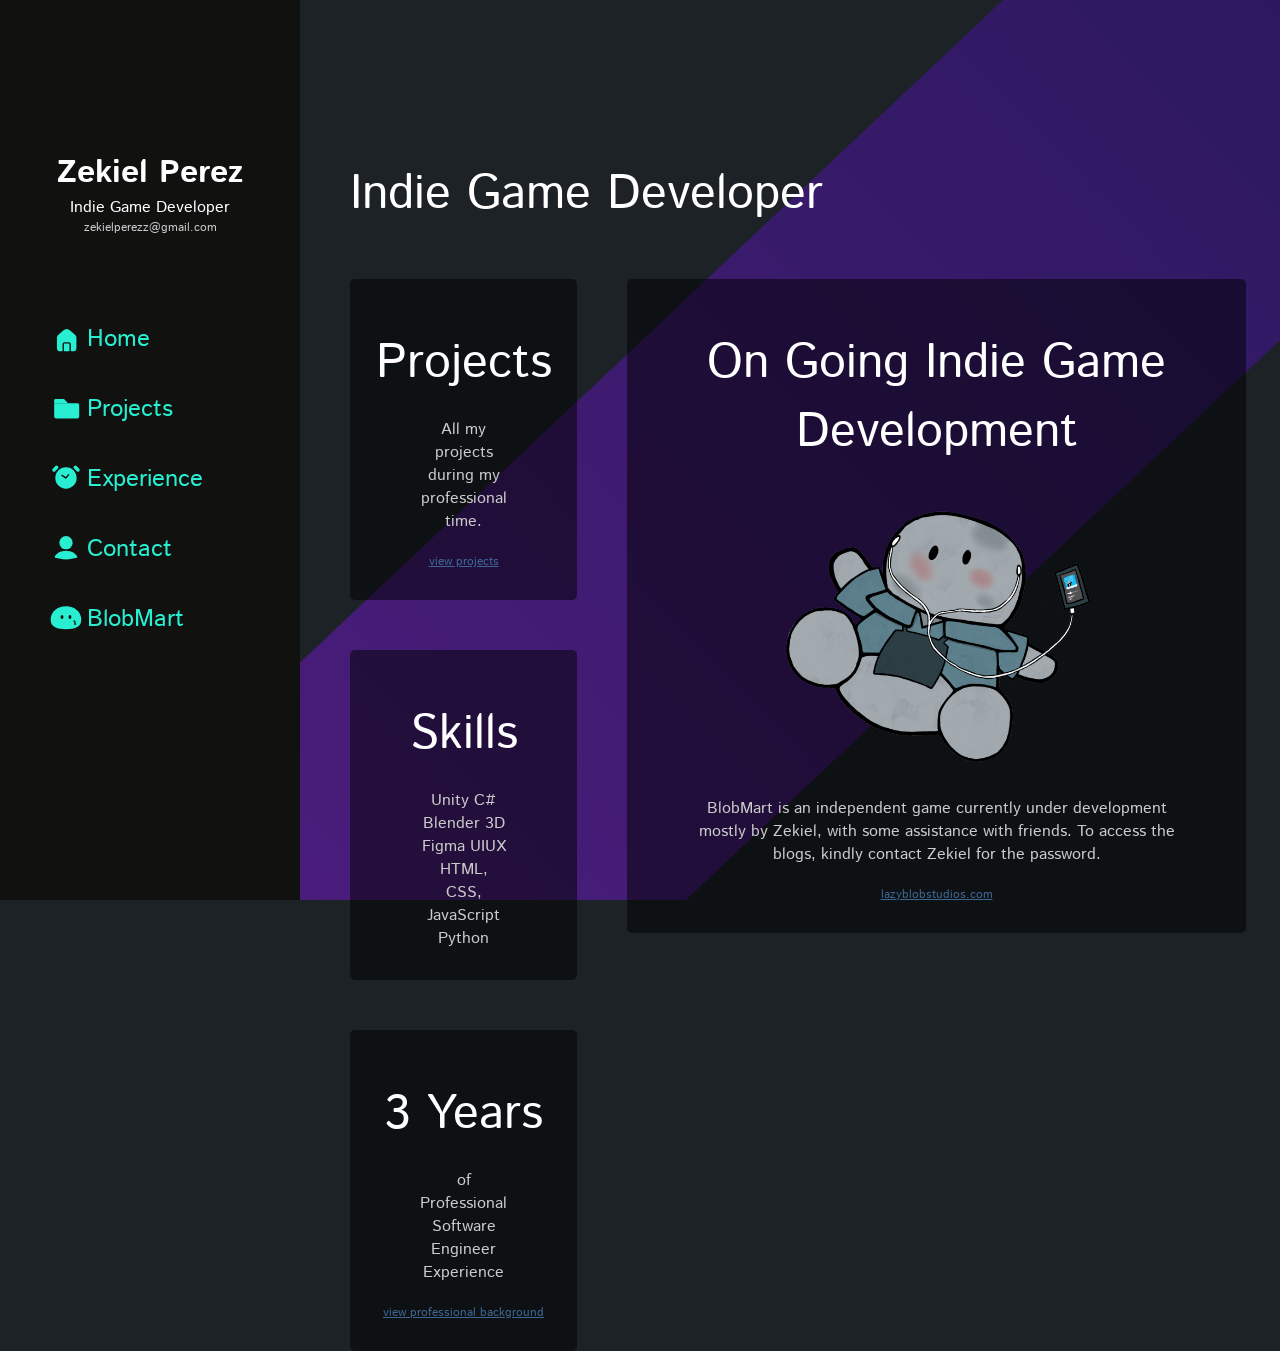
<file: index.html>
<!DOCTYPE html>
<html lang="en">
  <head>
    <meta charset="UTF-8">
    <meta name="viewport" content="width=device-width, initial-scale=1.0">
    <meta http-equiv="X-UA-Compatible" content="ie=edge">
    <title>Zekiel's E-Portfolio</title>
    <link href="https://fonts.googleapis.com/css2?family=Istok+Web:wght@400;700&display=swap" rel="stylesheet">
    <link rel="stylesheet" href="style.css">
  </head>
  <body>
    <div class = "sidebar">
      <p class = "sidebarName">Zekiel Perez</p>
      <p class = "sidebarSubtitle">Indie Game Developer</p>
      <p class = "sidebarNote">zekielperezz@gmail.com</p>

      <div class = "sidebarNavContainer">

        <div class = "sideBarNavButton">
          <div class = "sidebarIcon">
            <svg viewBox="0 0 46 46" xmlns="http://www.w3.org/2000/svg">
              <path d="M24 9.90234C26.2195 9.90234 28.083 11.4992 31.8096 14.6934L33.8096 16.4082C35.8711 18.1752 
              36.9022 19.0586 37.4512 20.252C38.0001 21.4454 38 22.804 38 25.5195V34C38 37.7712 37.9997 39.6566 36.8281 
              40.8281C35.803 41.8532 34.2314 41.982 31.3281 41.998L30 42V32C30 30.3431 28.6569 29 27 29H21C19.3431 29 18 
              30.3431 18 32V42L16.6719 41.998C13.7686 41.982 12.197 41.8532 11.1719 40.8281C10.0003 39.6566 10 37.7712 10 
              34V25.5195C10 22.804 9.99991 21.4454 10.5488 20.252C11.0978 19.0586 12.1289 18.1752 14.1904 16.4082L16.1904 
              14.6934C19.917 11.4992 21.7805 9.90234 24 9.90234ZM27 31C27.5523 31 28 31.4477 28 32V42H20V32C20 31.4477 
              20.4477 31 21 31H27Z" fill="currentColor"/>
            </svg>
          </div>
          <span>Home</span>
        </div>

        <div class = "sideBarNavButton">
          <div class = "sidebarIcon">
            <svg viewBox="0 0 46 46" xmlns="http://www.w3.org/2000/svg">
              <path d="M6 16H37.2C38.8802 16 39.7202 16 40.362 16.327C40.9265 16.6146 41.3854 17.0735 41.673 
              17.638C42 18.2798 42 19.1198 42 20.8V33.2C42 34.8802 42 35.7202 41.673 36.362C41.3854 36.9265 
              40.9265 37.3854 40.362 37.673C39.7202 38 38.8802 38 37.2 38H10.8C9.11984 38 8.27976 38 7.63803 
              37.673C7.07354 37.3854 6.6146 36.9265 6.32698 36.362C6 35.7202 6 34.8802 6 33.2V16Z" fill="currentColor"/>
              <path d="M6 14C6 12.1144 6 11.1716 6.58579 10.5858C7.17157 10 8.11438 10 10 10H18.3431C19.1606 10 
              19.5694 10 19.9369 10.1522C20.3045 10.3045 20.5935 10.5935 21.1716 11.1716L26 16H6V14Z" fill="currentColor"/>
            </svg>
          </div>
          <span>Projects</span>
        </div>

        <div class = "sideBarNavButton">
          <div class = "sidebarIcon">
            <svg viewBox="0 0 46 46" xmlns="http://www.w3.org/2000/svg">
              <path d="M9.58333 7.66675L5.75 11.5001" stroke="currentColor" stroke-width="5" stroke-linecap="round"/>
              <path d="M36.4167 7.66675L40.25 11.5001" stroke="currentColor" stroke-width="5" stroke-linecap="round"/>
              <path d="M23 7.66699C31.4684 7.66699 38.333 14.5316 38.333 23C38.333 31.4684 31.4684 38.333 23 
              38.333C14.5316 38.333 7.66699 31.4684 7.66699 23C7.66699 14.5316 14.5316 7.66699 23 7.66699ZM27.458 
              17.4268C27.0269 17.0822 26.3977 17.1523 26.0527 17.583L22.792 21.6582L17.8047 18.334C17.3453 18.028 
              16.7244 18.1523 16.418 18.6113C16.1117 19.0708 16.236 19.6916 16.6953 19.998L22.2549 23.7041C22.7944 
              24.0637 23.5188 23.9516 23.9238 23.4453L27.6143 18.833C27.9591 18.4018 27.8892 17.7717 27.458 17.4268Z" fill="currentColor"/>
            </svg>
          </div>
          <span>Experience</span>
        </div>

        <div class = "sideBarNavButton">
          <div class = "sidebarIcon">
            <svg viewBox="0 0 46 46" xmlns="http://www.w3.org/2000/svg">
              <path d="M38.5509 37.009C39.1406 36.8861 39.4911 36.2717 39.2391 35.7247C38.125 33.3061 36.1373 31.1791 33.501 
              29.6058C30.4884 27.8078 26.7972 26.8333 22.9999 26.8333C19.2026 26.8333 15.5114 27.8078 12.4987 29.6058C9.86244 
              31.1791 7.87472 33.3061 6.76066 35.7247C6.50868 36.2717 6.85917 36.8861 7.44879 37.009L14.839 38.5492C20.2217 
              39.6709 25.778 39.6709 31.1607 38.5492L38.5509 37.009Z" fill="currentColor"/>
              <circle cx="23.0001" cy="15.3333" r="9.58333" fill="currentColor"/>
            </svg>
          </div>
          <span>Contact</span>
        </div>

        
        <div class = "sideBarNavButton">
          <div class = "sidebarIcon">
            <svg viewBox="0 0 46 46" xmlns="http://www.w3.org/2000/svg">
              <path d="M23 6C35.15 6.00003 44.9998 13.6746 45 25.2471C45 36.8198 35.1502 39 23 
              39C10.8498 39 1 36.8198 1 25.2471C1.00025 13.6746 10.8499 6 23 6ZM35.1562 26.5352C34.6723 
              26.3872 34.1449 26.5544 33.8516 26.9502C33.6334 27.2449 33.6199 27.6378 33.8174 27.9473L33.9609 28.1719C34.5644 29.1178 
              34.9142 30.1924 34.9775 31.2979L35.0176 32.002C35.0411 32.4096 35.2958 32.7741 35.6807 32.9502C36.161 33.1694 36.7348 
              33.0278 37.043 32.6143L37.1973 32.4082C37.3931 32.1448 37.49 31.8246 37.4717 31.501L37.4385 30.9229C37.3642 29.6279 
              36.954 28.3698 36.2471 27.2617L36.1914 27.1738C36.0267 26.916 35.7708 26.7219 35.4707 26.6299L35.1562 26.5352ZM36.0557 
              28.5791C36.441 29.2143 36.6631 29.9346 36.7021 30.6787L36.7041 30.7197L35.5645 30.5762C35.5802 30.0329 35.4508 29.4972 
              35.1885 29.0244L35.1123 28.8877L36.0557 28.5791ZM17.2959 18.5596C16.1557 18.5599 15.2316 19.8504 15.2314 21.4424C15.2315 
              23.0345 16.1557 24.3258 17.2959 24.3262C18.4362 24.3259 19.3613 23.0346 19.3613 21.4424C19.3612 19.8503 18.4361 18.5599 
              17.2959 18.5596ZM28.7041 18.5596C27.5638 18.5599 26.6396 19.8511 26.6396 21.4434C26.6399 23.0353 27.5639 24.3259 28.7041 
              24.3262C29.8443 24.3259 30.7693 23.0353 30.7695 21.4434C30.7695 19.8511 29.8444 18.5599 28.7041 18.5596Z" fill="currentColor"/>
            </svg>
          </div>
          <span>BlobMart  </span>
        </div>

      </div>


    </div>
      <!-- Side Bar End -->

      <!-- Top Bar For Mobile -->

    <div class = "topbar">
      <span class = "topbarName">Zekiel Perez</span>
    </div>

      <!-- Main Content Start -->

    <div class = "mainBody">
      <span class = "mainBodyTitle">Indie Game Developer</span>

      <div class = "bentoContainer">
        <div class = "bentoLandingPageLeftContainer">

          <!-- Projects -->
          <div class = "bentoBox">
            <span class = "bentoTitle">Projects</span>
            <span class = "bentoSubtitle">All my projects during my professional time.</span>
            <a href="" class ="bentoHyperlink">view projects</a>
          </div>

          <!-- Skills -->
          <div class = "bentoBox">
            <span class = "bentoTitle">Skills</span>
            <span class = "bentoSubtitle">Unity C#<br>Blender 3D<br>Figma UIUX<br>HTML, CSS, JavaScript<br>Python</span>
            <!-- <a href="" class ="bentoHyperlink">view professional background</a>" -->
          </div>

          <!-- Experience -->
          <div class = "bentoBox">
            <span class = "bentoTitle">3 Years</span>
            <span class = "bentoSubtitle">of Professional Software Engineer Experience</span>
            <a href="" class ="bentoHyperlink">view professional background</a>
          </div>

        </div>

        <div class = "bentoLandingPageRightContainer">
          <!-- BlobMart -->
          <div class = "bentoBox">
            <span class = "bentoTitle">On Going Indie Game Development</span>
            <img class = "bentoImage" src="assets/blobmusic 1.png">
            <span class = "bentoSubtitle">BlobMart is an independent game currently under development mostly by Zekiel, with some assistance with friends.
              To access the blogs, kindly contact Zekiel for the password.
            </span>
            <a href="https://lazyblobstudios.com" class ="bentoHyperlink">lazyblobstudios.com</a>
          </div>
        </div>

      </div>

    </div>
      <!-- Main Body End -->

      <script src = "index.js"></script>

  </body>
</html>
</file>
<file: style.css>
:root {
  --cyan: #28EFD1;
  --violet: #360E93;
  --purple: #7D18D6;
  --pink: #FE3172;
  --black: #111110;
  --red:#E30922;
  --cyan: #28EFD1;
  --blueblack: #1D2226;
  --blue: #3D6693;
  --white: #FFFFFF;
  --lightgrey: #CBCBCB;
}

body{
    display: flex;
    flex-direction: row;
    border: 0px;
    background-color: var(--blueblack);
    margin: 0;
    padding: 0;
    font-family: 'Istok Web', sans-serif;
}

body::before {
  content: "";
  position: fixed;
  top: 0;
  left: 0;
  width: 120%;
  height: 100%;
  background: url("assets/Gradient_Background.svg") center / cover no-repeat;
  transform: translateX(5%);
  z-index: -1;
  pointer-events: none;
}

a{
    color: var(--blue);
}

.topbar{
    display: none;
}

.sidebar{
    width: 300px;
    height: 100dvh;              /* modern viewport fix */
    background-color: #111110;
    color: var(--white);

    display: flex;
    flex-direction: column;
    align-items: center;
    text-align: center;

    padding-left: 50px;
    padding-right: 50px;

    box-sizing: border-box;      /* ensures padding stays inside 15% width */

    position: fixed;
    top: 0;
    left: 0;
}

.sidebarName{
    font-weight: bold;
    margin-top: 150px;
    margin-bottom: 0px;
    position: relative;
    font-size: 2rem;
}

.sidebarSubtitle{
    font-size: 1rem;
    margin: 0;
}

.sidebarNote{
    font-size: 0.75rem;
    margin: 0;
    color: var(--lightgrey)
}

.sidebarNavContainer{
    margin-top: 50px;
    display: flex;
    flex-direction: column;
    color: var(--cyan);
    width: 50%;
    justify-content: left;
    text-align: left;
    font-size: 24px;
    margin-right: auto;
}

.sideBarNavButton{
    margin-top: 1.5em;
    display: flex;
    flex-direction: row;
    flex-shrink: 0;
    gap: 5px;
    color: var(--cyan);
    cursor: pointer;
}

.sideBarNavButton:hover{
    color: var(--pink);
}

.sidebarIcon{
    height: 2rem;
    width: 2rem;
    display: flex;
    align-items: center;
    justify-content: center;
    flex-shrink: 0; /* prevent flex from shrinking the container */
}

.sidebarIcon svg {
    width: auto;       /* let the SVG keep its aspect ratio */
    height: 100%;      /* fill the container vertically */
    flex-shrink: 0;    /* prevent flexbox from shrinking the SVG */
}

.mainBody{
    margin-left: 300px;            /* pushes content to the right of sidebar */
    padding-top: 10rem;
    padding-left: 50px;

    display: flex;
    flex-direction: column;
}

.mainBodyTitle{
    font-size: 3rem;
    color: #FFFFFF;
    display: relative;
}

.bentoBox{
    background-color: rgba(0,0,0,0.5);
    justify-content: center;
    align-items: center;
    display: flex;
    flex-direction: column;
    min-width: 220px;
    border-radius: 5px;
    margin-top: 50px;
    padding-bottom: 30px;
}

.bentoContainer{
    /* padding-top: 50px; */
    display: flex;
    flex-direction: row;
    width: 70vw;
}

.bentoLandingPageLeftContainer{
    display: flex;
    flex-direction: column;
}

.bentoLandingPageRightContainer{
    display: flex;
    flex-direction: column;
    padding-left: 50px;
}

.bentoTitle{
    font-size: 3rem;
    color: var(--white);
    padding-top: 50px;
    text-align: center;
}

.bentoSubtitle{
    font-size: 1rem;
    color: var(--lightgrey);
    padding-top: 20px;
    padding-left: 70px;
    padding-right: 70px;
    text-align: center;
}

.bentoHyperlink{
    padding-top: 20px;
    font-size: 0.75rem;
}

.bentoImage{
    width: 50%;
    top: auto;
}

/* .mainBody{
    background-color: red;
} */

/* MOBILE ================================================================= */

@media (orientation: portrait) {
  /* width is less than height */
    
    body {
        display: flex;
        flex-direction: column;
        align-items: center;
        justify-content: center;
    }

    body::before {
        content: "";
        position: fixed;
        top: 0;
        left: 0;
        width: 120%;
        height: 100%;
        background: url("assets/Gradient_Background.svg") center / cover no-repeat;
        transform: translateX(0%);
        z-index: -1;
        pointer-events: none;
    }

    .mainBodyTitle{
        display: none;
    }

    .sidebar{
        display: none;
    }

    .topbar{
        display: flex;
        background-color: var(--black);
        position: fixed;
        top: 0;
        left: 0;
        width: 100%;
        height: 110px;

        display: flex;
        align-items: center;
        justify-content: space-between;

        padding: 0 2rem;
        box-sizing: border-box;

        z-index: 1000;

        flex-direction: column;
        justify-content: center;
        align-items: center;
    }

    .topbarName{
        font-weight: bold;
        position: relative;
        font-size: 3rem;
        color: var(--white);
    }

    .mainBody{
        /* margin-left: 300px; 
        padding-top: 10rem;
        padding-left: 50px; */
        margin-left: 0px;
        padding-left: 0px;
        display: flex;
        flex-direction: column;
    }

    
    .bentoContainer{
        /* padding-top: 50px; */
        display: flex;
        flex-direction: column;
        width: 70vw;
    }

        
    .bentoLandingPageRightContainer{
        display: flex;
        flex-direction: column;
        padding-left: 0px;
    }
}
</file>
